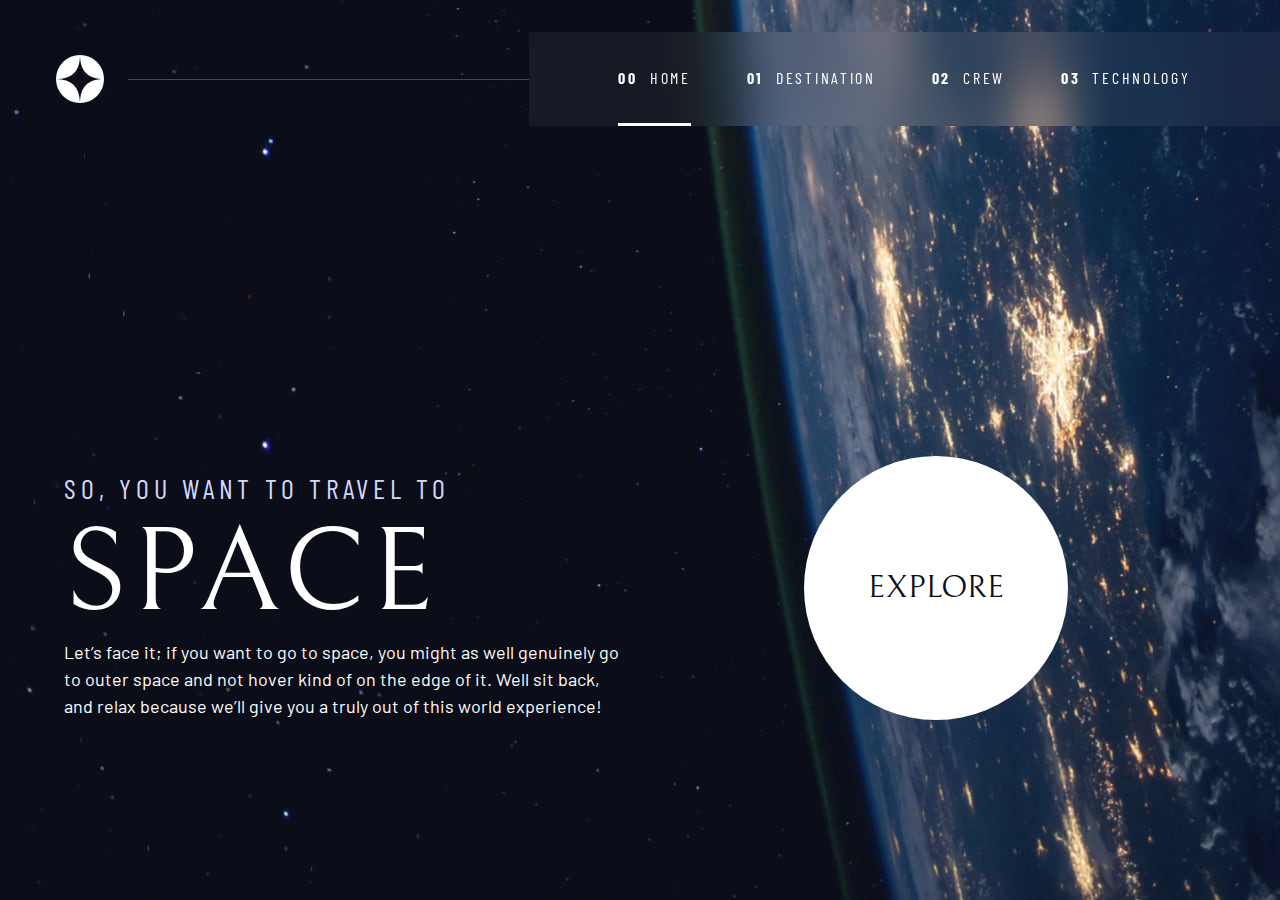
<file: index.html>
<!DOCTYPE html>
<html lang="en">
<head>
    <meta charset="UTF-8">
    <meta name="viewport" content="width=device-width, initial-scale=1.0">

    <link rel="icon" type="image/png" sizes="32x32" href="./assets/favicon-32x32.png">
    <!-- Google fonts -->
    <link rel="preconnect" href="https://fonts.googleapis.com">
    <link rel="preconnect" href="https://fonts.gstatic.com" crossorigin>
    <link href="https://fonts.googleapis.com/css2?family=Barlow+Condensed:wght@400;700&family=Bellefair&family=Barlow:wght@400;700&display=swap"
        rel="stylesheet">
    <!-- Our custom CSS -->
    <link rel="stylesheet" href="index.css">
    <title>Frontend Mentor | Space tourism website</title>
    <script src="navigation.js" defer></script>
    <script src="tabs.js" defer></script>
</head>

<body class="home">

    <a class="skip-to-content" href="#main">Skip to content</a>
    <header class="primary-header flex">
        <div>
            <a href="index.html"><img src="./assets/shared/logo.svg" alt="space tourism logo" class="logo"></a>
        </div>
        <button class="mobile-nav-toggle" aria-controls="primary-navigation"><span class="sr-only" aria-expanded="false">Menu</span></button>
        <nav>
            <ul id="primary-navigation" data-visible="false" class="primary-navigation underline-indicators flex">
                <li class="active"><a class="uppercase fs-300 ff-sans-cond text-white letter-spacing-2" 
                    href="index.html"><span aria-hidden="true">00</span>Home</a></li>
                <li><a class="uppercase fs-300 ff-sans-cond text-white letter-spacing-2" 
                    href="destination.html"><span aria-hidden="true">01</span>Destination</a></li>
                <li><a class="uppercase fs-300 ff-sans-cond text-white letter-spacing-2" 
                    href="crew.html"><span aria-hidden="true">02</span>Crew</a></li>
                <li><a class="uppercase fs-300 ff-sans-cond text-white letter-spacing-2" 
                    href="technology.html"><span aria-hidden="true">03</span>Technology</a></li>
            </ul>
        </nav>
    </header>

    <main id="main" class="grid-container grid-container--home">
        <div>
            <h1  class="text-accent fs-500 ff-sans-cond uppercase letter-spacing-1">So, you want to travel to
                <span class="fs-900 ff-serif text-white d-block">Space</span></h1>
            <pZ>Let’s face it; if you want to go to space, you might as well genuinely go to 
                outer space and not hover kind of on the edge of it. Well sit back, and relax 
                because we’ll give you a truly out of this world experience!</p>
        </div>
        <div>
            <a href="destination.html" class="large-button bg-white text-dark ff-serif uppercase">Explore</a>
        </div>
    </main>

  </body>
  </html>
</file>
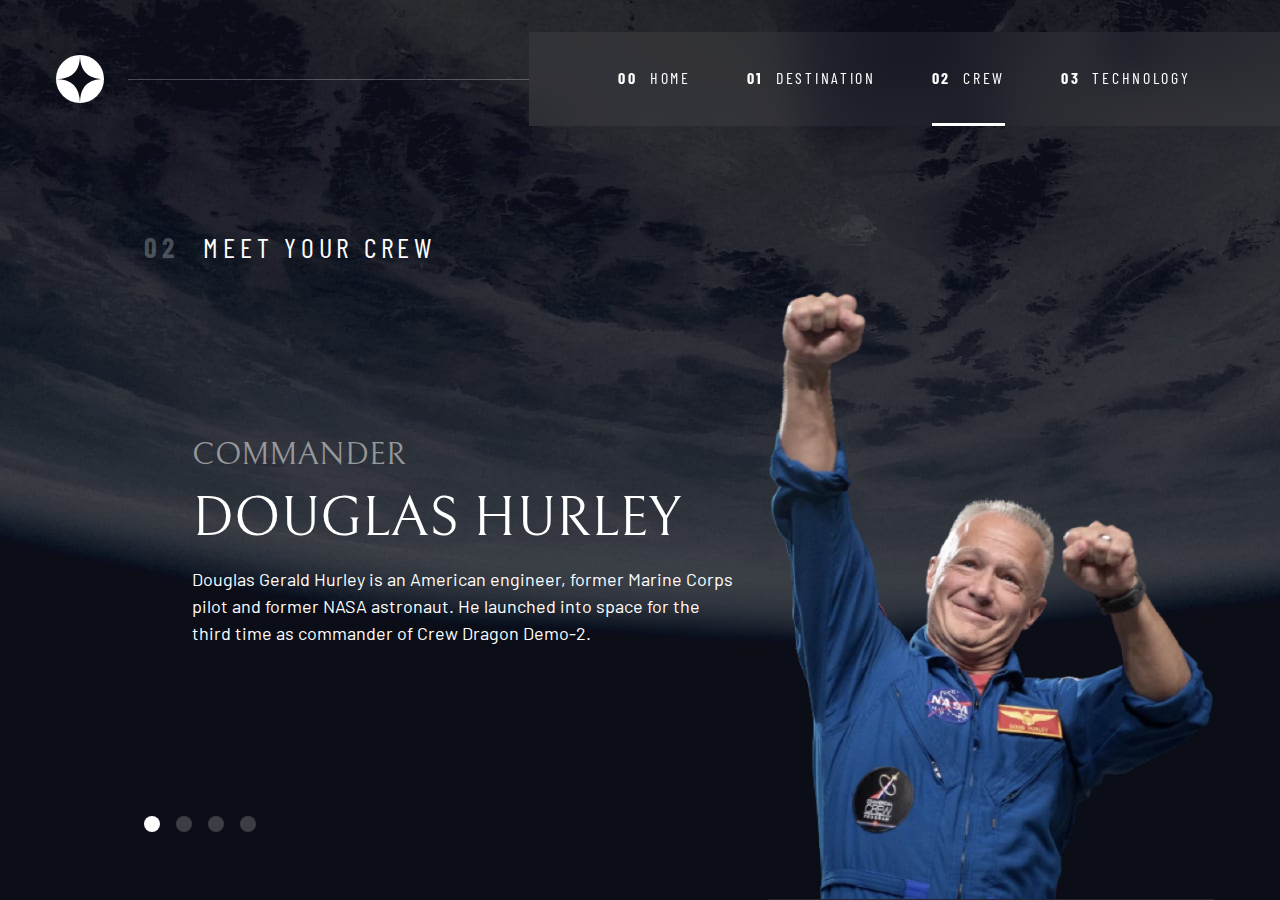
<file: crew.html>
<!DOCTYPE html>
<html lang="en">
<head>
    <meta charset="UTF-8">
    <meta name="viewport" content="width=device-width, initial-scale=1.0">

    <link rel="icon" type="image/png" sizes="32x32" href="./assets/favicon-32x32.png">
    <!-- Google fonts -->
    <link rel="preconnect" href="https://fonts.googleapis.com">
    <link rel="preconnect" href="https://fonts.gstatic.com" crossorigin>
    <link href="https://fonts.googleapis.com/css2?family=Barlow+Condensed:wght@400;700&family=Bellefair&family=Barlow:wght@400;700&display=swap"
        rel="stylesheet">
    <!-- Our custom CSS -->
    <link rel="stylesheet" href="index.css">
    <title>Frontend Mentor | Space tourism website</title>
    <script src="navigation.js" defer></script>
    <script src="tabs.js" defer></script>
</head>

<body class="crew">
    <a class="skip-to-content" href="#main">Skip to content</a>
    <header class="primary-header flex">
        <div>
            <a href="index.html"><img src="./assets/shared/logo.svg" alt="space tourism logo" class="logo"></a>
        </div>
        <button class="mobile-nav-toggle" aria-controls="primary-navigation"><span class="sr-only" aria-expanded="false">Menu</span></button>
        <nav>
            <ul id="primary-navigation" data-visible="false" class="primary-navigation underline-indicators flex">
                <li><a class="uppercase fs-300 ff-sans-cond text-white letter-spacing-2" 
                    href="index.html"><span aria-hidden="true">00</span>Home</a></li>
                <li><a class="uppercase fs-300 ff-sans-cond text-white letter-spacing-2" 
                    href="destination.html"><span aria-hidden="true">01</span>Destination</a></li>
                <li class="active"><a class="uppercase fs-300 ff-sans-cond text-white letter-spacing-2" 
                    href="crew.html"><span aria-hidden="true">02</span>Crew</a></li>
                <li><a class="uppercase fs-300 ff-sans-cond text-white letter-spacing-2" 
                    href="technology.html"><span aria-hidden="true">03</span>Technology</a></li>
            </ul>
        </nav>
    </header>

    <main id="main" class="grid-container grid-container--crew flow">
        <h1 class="numbered-title"><span aria-hidden="true">02</span> Meet your crew</h1>
        
        <div class="dot-indicators flex" role="tablist" aria-label="crew member list">
            <button aria-selected="true" role="tab" aria-controls="commander-tab" tabindex="0" 
            data-image="commander-image"><span class="sr-only">The commander</span></button>
            <button aria-selected="false" role="tab" aria-controls="engineer-tab" tabindex="-1" 
            data-image="engineer-image"><span class="sr-only">The crew engineer</span></button>
            <button aria-selected="false" role="tab" aria-controls="pilot-tab" tabindex="-1" 
            data-image="pilot-image"><span class="sr-only">The pilot</span></button>
            <button aria-selected="false" role="tab" aria-controls="specialist-tab" tabindex="-1" 
            data-image="specialist-image"><span class="sr-only">The mission specialist</span></button>
        </div>

        <!-- Commander -->
        <article class="crew-details" id="commander-tab" tabindex="0" role="tabpanel">
            <header class="flow flow--space-small">
                <h2 class="fs-600 ff-serif uppercase">Commander</h2>
                <p class="fs-700 ff-serif uppercase">Douglas Hurley</p>    
            </header>
            <p>Douglas Gerald Hurley is an American engineer, former Marine Corps pilot 
                and former NASA astronaut. He launched into space for the third time as 
                commander of Crew Dragon Demo-2.</p>
        </article>

        <!-- Engineer -->
        <article hidden class="crew-details flow" id="engineer-tab" tabindex="0" role="tabpanel">
            <header class="flow flow--space-small">
                <h2 class="fs-600 ff-serif uppercase">Flight Engineer</h2>
                <p class="fs-700 ff-serif uppercase">Anousheh Ansari</p>    
            </header>
            <p>Anousheh Ansari is an Iranian American engineer and co-founder of Prodea Systems. 
                Ansari was the fourth self-funded space tourist, the first self-funded woman to 
                fly to the ISS, and the first Iranian in space.</p>
        </article>

        <!-- Pilot -->
        <article hidden class="crew-details flow" id="pilot-tab" tabindex="0" role="tabpanel">
            <header class="flow flow--space-small">
                <h2 class="fs-600 ff-serif uppercase">Pilot</h2>
                <p class="fs-700 ff-serif uppercase">Victor Glover</p>    
            </header>
            <p>Pilot on the first operational flight of the SpaceX Crew Dragon to the 
                International Space Station. Glover is a commander in the U.S. Navy where he 
                pilots an F/A-18.He was a crew member of Expedition 64, and served as a 
                station systems flight engineer.</p>
        </article>

        <!-- Specialist -->
        <article hidden class="crew-details flow" id="specialist-tab" tabindex="0" role="tabpanel">
            <header class="flow flow--space-small">
                <h2 class="fs-600 ff-serif uppercase">Mission Specialist</h2>
                <p class="fs-700 ff-serif uppercase">Mark Shuttleworth</p>    
            </header>
            <p>Mark Richard Shuttleworth is the founder and CEO of Canonical, the company behind 
                the Linux-based Ubuntu operating system. Shuttleworth became the first South 
                African to travel to space as a space tourist.</p>
        </article>

        <picture id="commander-image">
            <source srcset="assets/crew/image-douglas-hurley.webp" type="image/webp">
            <img src="assets/crew/image-douglas-hurley.png" alt="Commander Douglas Hurley">
        </picture>
        <picture hidden id="engineer-image">
            <source srcset="assets/crew/image-anousheh-ansari.webp" type="image/webp">
            <img src="assets/crew/image-anousheh-ansari.png" alt="Flight Engineer Anousheh Ansari">
        </picture>
        <picture hidden id="pilot-image">
            <source srcset="assets/crew/image-victor-glover.webp" type="image/webp">
            <img src="assets/crew/image-victor-glover.png" alt="Pilot Victor Glover">
        </picture>
        <picture hidden id="specialist-image">
            <source srcset="assets/crew/image-mark-shuttleworth.webp" type="image/webp">
            <img src="assets/crew/image-mark-shuttleworth.png" alt="Mission Specialist Mark Shuttleworth">
        </picture>
    </main>
  
  </body>
  </html>
</file>
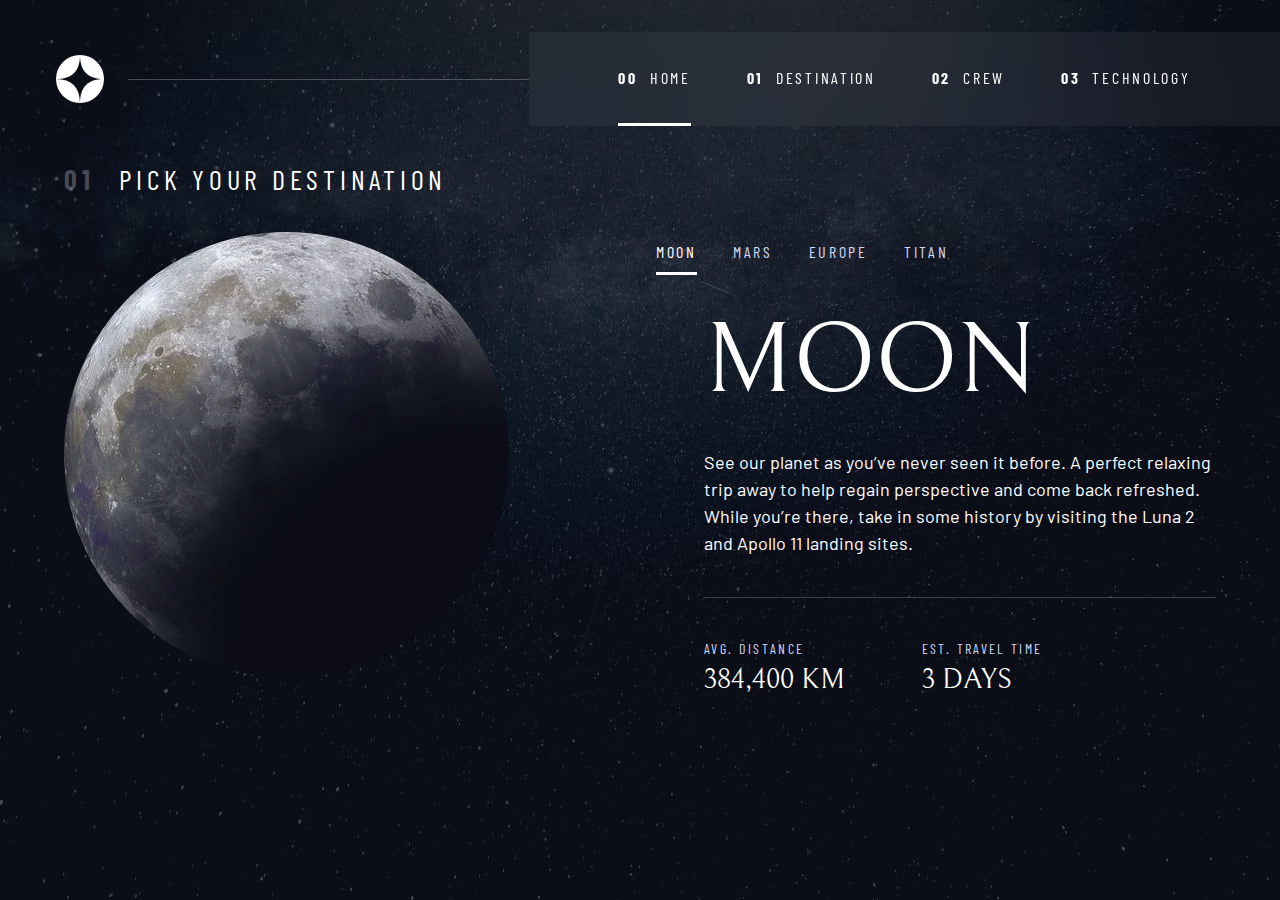
<file: destination-moon.html>
<!DOCTYPE html>
<html lang="en">
<head>
    <meta charset="UTF-8">
    <meta name="viewport" content="width=device-width, initial-scale=1.0">

    <link rel="icon" type="image/png" sizes="32x32" href="./assets/favicon-32x32.png">
    <!-- Google fonts -->
    <link rel="preconnect" href="https://fonts.googleapis.com">
    <link rel="preconnect" href="https://fonts.gstatic.com" crossorigin>
    <link href="https://fonts.googleapis.com/css2?family=Barlow+Condensed:wght@400;700&family=Bellefair&family=Barlow:wght@400;700&display=swap"
        rel="stylesheet">
    <!-- Our custom CSS -->
    <link rel="stylesheet" href="index.css">
    <title>Frontend Mentor | Space tourism website</title>
    <script src="index.js" defer></script>
</head>

<body class="destination">

    <a class="skip-to-content" href="#main">Skip to content</a>
    <header class="primary-header flex">
        <div>
            <img src="./assets/shared/logo.svg" alt="space tourism logo" class="logo">
        </div>
        <button class="mobile-nav-toggle" aria-controls="primary-navigation"><span class="sr-only" aria-expanded="false">Menu</span></button>
        <nav>
            <ul id="primary-navigation" data-visible="false" class="primary-navigation underline-indicators flex">
                <li class="active"><a class="uppercase fs-300 ff-sans-cond text-white letter-spacing-2" 
                    href="index.html"><span aria-hidden="true">00</span>Home</a></li>
                <li><a class="uppercase fs-300 ff-sans-cond text-white letter-spacing-2" 
                    href="destination.html"><span aria-hidden="true">01</span>Destination</a></li>
                <li><a class="uppercase fs-300 ff-sans-cond text-white letter-spacing-2" 
                    href="crew.html"><span aria-hidden="true">02</span>Crew</a></li>
                <li><a class="uppercase fs-300 ff-sans-cond text-white letter-spacing-2" 
                    href="technology.html"><span aria-hidden="true">03</span>Technology</a></li>
            </ul>
        </nav>
    </header>

    <main id="main" class="grid-container grid-container--destination flow">
        <h1 class="numbered-title"><span aria-hidden="true">01</span> Pick your destination</h1>
        <picture>
            <source srcset="assets/destination/image-moon.webp" type="image/webp">
            <img src="assets/destination/image-moon.png" alt="the moon">
        </picture>
        <div class="tab-list underline-indicators flex">
            <button aria-selected="true" class="uppercase text-accent fs-300 ff-sans-cond text-accent letter-spacing-2">Moon</button>
            <button aria-selected="false" class="uppercase text-accent fs-300 ff-sans-cond text-accent letter-spacing-2">Mars</button>
            <button aria-selected="false" class="uppercase text-accent fs-300 ff-sans-cond text-accent letter-spacing-2">Europe</button>
            <button aria-selected="false" class="uppercase text-accent fs-300 ff-sans-cond text-accent letter-spacing-2">Titan</button>
        </div>
        
        <article class="destination-info flow">
                <h2 class="fs-800 ff-serif uppercase">Moon</h2>
                <p>See our planet as you’ve never seen it before. A perfect relaxing trip away to help 
                    regain perspective and come back refreshed. While you’re there, take in some history 
                    by visiting the Luna 2 and Apollo 11 landing sites.</p>
            <div class="destination-meta flex">
                <div>
                    <h3 class="text-accent fs-200 ff-sans-cond uppercase letter-spacing-3">Avg. Distance</h3>
                    <p class="ff-serif uppercase">384,400 km</p>
                </div>
                <div>
                    <h3 class="text-accent fs-200 ff-sans-cond uppercase letter-spacing-3">Est. travel time</h3>
                    <p class="ff-serif uppercase">3 days</p>
                </div> 
            </div>
        </article>
    </main>
  
  </body>
  </html>
</file>
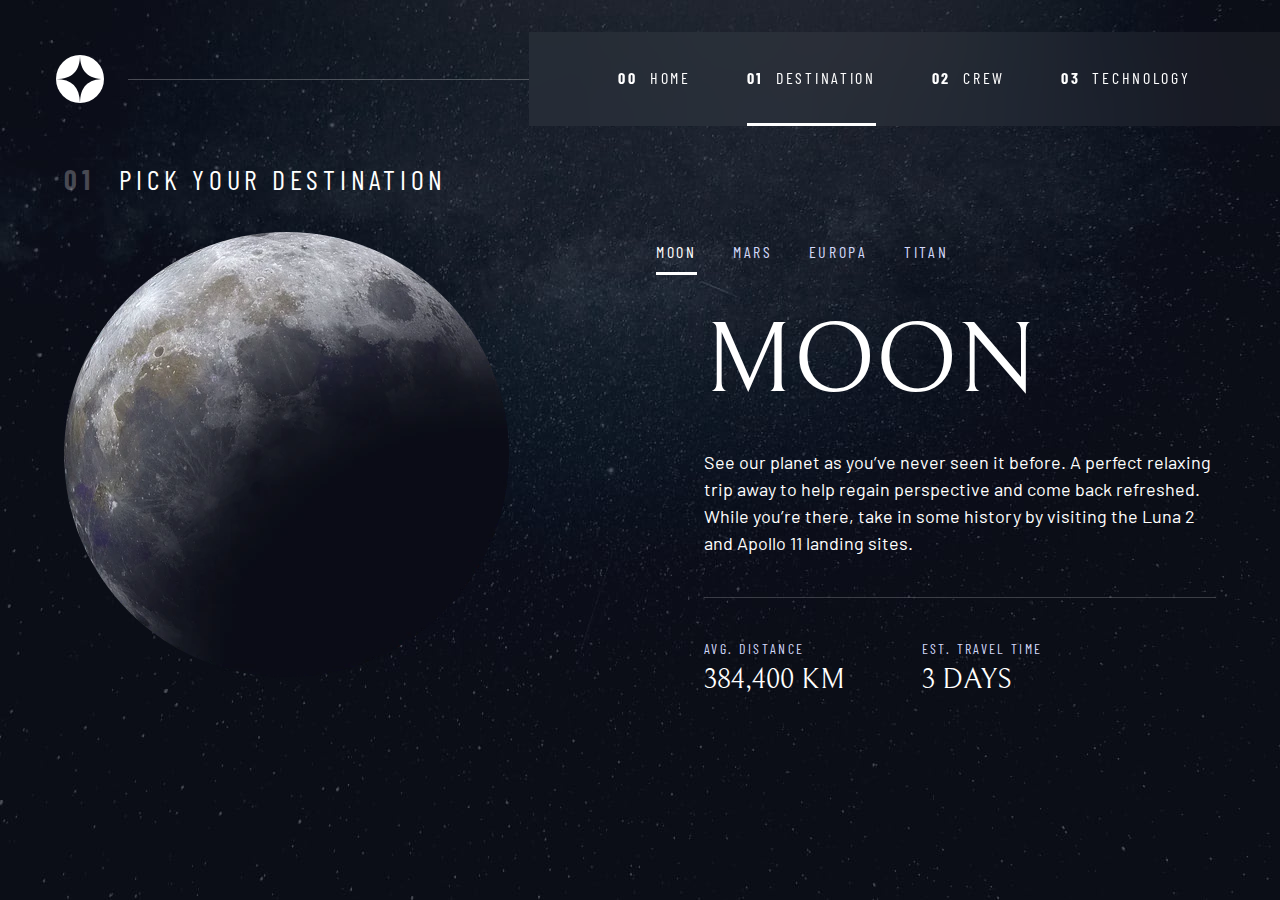
<file: destination.html>
<!DOCTYPE html>
<html lang="en">
<head>
    <meta charset="UTF-8">
    <meta name="viewport" content="width=device-width, initial-scale=1.0">

    <link rel="icon" type="image/png" sizes="32x32" href="./assets/favicon-32x32.png">
    <!-- Google fonts -->
    <link rel="preconnect" href="https://fonts.googleapis.com">
    <link rel="preconnect" href="https://fonts.gstatic.com" crossorigin>
    <link href="https://fonts.googleapis.com/css2?family=Barlow+Condensed:wght@400;700&family=Bellefair&family=Barlow:wght@400;700&display=swap"
        rel="stylesheet">
    <!-- Our custom CSS -->
    <link rel="stylesheet" href="index.css">
    <title>Frontend Mentor | Space tourism website</title>
    <script src="navigation.js" defer></script>
    <script src="tabs.js" defer></script>
</head>

<body class="destination">

    <a class="skip-to-content" href="#main">Skip to content</a>
    <header class="primary-header flex">
        <div>
            <a href="index.html"><img src="./assets/shared/logo.svg" alt="space tourism logo" class="logo"></a>
        </div>
        <button class="mobile-nav-toggle" aria-controls="primary-navigation">
            <span class="sr-only" aria-expanded="false">Menu</span></button>
        <nav>
            <ul id="primary-navigation" data-visible="false" class="primary-navigation underline-indicators flex">
                <li><a class="uppercase fs-300 ff-sans-cond text-white letter-spacing-2" 
                    href="index.html"><span aria-hidden="true">00</span>Home</a></li>
                <li class="active"><a class="uppercase fs-300 ff-sans-cond text-white letter-spacing-2" 
                    href="destination.html"><span aria-hidden="true">01</span>Destination</a></li>
                <li><a class="uppercase fs-300 ff-sans-cond text-white letter-spacing-2" 
                    href="crew.html"><span aria-hidden="true">02</span>Crew</a></li>
                <li><a class="uppercase fs-300 ff-sans-cond text-white letter-spacing-2" 
                    href="technology.html"><span aria-hidden="true">03</span>Technology</a></li>
            </ul>
        </nav>
    </header>

    <main id="main" class="grid-container grid-container--destination flow">
        <h1 class="numbered-title"><span aria-hidden="true">01</span> Pick your destination</h1>

        <picture id="moon-image">
            <source srcset="assets/destination/image-moon.webp" type="image/webp">
            <img src="assets/destination/image-moon.png" alt="the moon">
        </picture>
        <picture hidden id="mars-image">
            <source srcset="assets/destination/image-mars.webp" type="image/webp">
            <img src="assets/destination/image-mars.png" alt="Mars">
        </picture>
        <picture hidden  id="europa-image">
            <source srcset="assets/destination/image-europa.webp" type="image/webp">
            <img src="assets/destination/image-europa.png" alt="Europa">
        </picture>
        <picture hidden  id="titan-image">
            <source srcset="assets/destination/image-titan.webp" type="image/webp">
            <img src="assets/destination/image-titan.png" alt="Titan">
        </picture>
      
        <div class="tab-list underline-indicators flex" role="tablist" aria-label="destination list">
            <button aria-selected="true" role="tab" aria-controls="moon-tab" class="uppercase 
            text-accent fs-300 ff-sans-cond text-accent letter-spacing-2" tabindex="0" 
            data-image="moon-image">Moon</button>
            <button aria-selected="false" role="tab" aria-controls="mars-tab" class="uppercase 
            text-accent fs-300 ff-sans-cond text-accent letter-spacing-2" tabindex="-1" 
            data-image="mars-image">Mars</button>
            <button aria-selected="false" role="tab" aria-controls="europa-tab" class="uppercase 
            text-accent fs-300 ff-sans-cond text-accent letter-spacing-2" tabindex="-1" 
            data-image="europa-image">Europa</button>
            <button aria-selected="false" role="tab" aria-controls="titan-tab" class="uppercase 
            text-accent fs-300 ff-sans-cond text-accent letter-spacing-2" tabindex="-1" 
            data-image="titan-image">Titan</button>
        </div>
        
        <!-- The moon -->
        <article class="destination-info flow" id="moon-tab" tabindex="0" role="tabpanel">
            <h2 class="fs-800 ff-serif uppercase">Moon</h2>
            <p>See our planet as you’ve never seen it before. A perfect relaxing trip away to help 
                regain perspective and come back refreshed. While you’re there, take in some history 
                by visiting the Luna 2 and Apollo 11 landing sites.</p>
            <div class="destination-meta flex">
                <div>
                    <h3 class="text-accent fs-200 ff-sans-cond uppercase letter-spacing-3">Avg. Distance</h3>
                    <p class="ff-serif uppercase">384,400 km</p>
                </div>
                <div>
                    <h3 class="text-accent fs-200 ff-sans-cond uppercase letter-spacing-3">Est. travel time</h3>
                    <p class="ff-serif uppercase">3 days</p>
                </div> 
            </div>
        </article>

        <!-- Mars -->
        <article hidden class="destination-info flow" id="mars-tab" tabindex="0" role="tabpanel">
            <h2 class="fs-800 ff-serif uppercase">Mars</h2>
            <p>Don’t forget to pack your hiking boots. You’ll need them to tackle Olympus Mons, 
                the tallest planetary mountain in our solar system. It’s two and a half times 
                the size of Everest!</p>
            <div class="destination-meta flex">
                <div>
                    <h3 class="text-accent fs-200 ff-sans-cond uppercase letter-spacing-3">Avg. Distance</h3>
                    <p class="ff-serif uppercase">225 mil. km</p>
                </div>
                <div>
                    <h3 class="text-accent fs-200 ff-sans-cond uppercase letter-spacing-3">Est. travel time</h3>
                    <p class="ff-serif uppercase">9 months</p>
                </div> 
            </div>
        </article>

        <!-- Europa -->
        <article hidden class="destination-info flow" id="europa-tab" tabindex="0" role="tabpanel">
            <h2 class="fs-800 ff-serif uppercase">Europa</h2>
            <p>The smallest of the four Galilean moons orbiting Jupiter, Europa is a 
                winter lover’s dream. With an icy surface, it’s perfect for a bit of 
                ice skating, curling, hockey, or simple relaxation in your snug 
                wintery cabin.</p>
            <div class="destination-meta flex">
                <div>
                    <h3 class="text-accent fs-200 ff-sans-cond uppercase letter-spacing-3">Avg. Distance</h3>
                    <p class="ff-serif uppercase">628 mil. km</p>
                </div>
                <div>
                    <h3 class="text-accent fs-200 ff-sans-cond uppercase letter-spacing-3">Est. travel time</h3>
                    <p class="ff-serif uppercase">3 years</p>
                </div> 
            </div>
        </article>

        <!-- Titan -->
        <article hidden class="destination-info flow" id="titan-tab" tabindex="0" role="tabpanel">
            <h2 class="fs-800 ff-serif uppercase">Titan</h2>
            <p>The only moon known to have a dense atmosphere other than Earth, Titan 
                is a home away from home (just a few hundred degrees colder!). As a 
                bonus, you get striking views of the Rings of Saturn.</p>
            <div class="destination-meta flex">
                <div>
                    <h3 class="text-accent fs-200 ff-sans-cond uppercase letter-spacing-3">Avg. Distance</h3>
                    <p class="ff-serif uppercase">1.6 bil. km</p>
                </div>
                <div>
                    <h3 class="text-accent fs-200 ff-sans-cond uppercase letter-spacing-3">Est. travel time</h3>
                    <p class="ff-serif uppercase">7 years</p>
                </div> 
            </div>
        </article>

    </main>
  
  </body>
  </html>
</file>
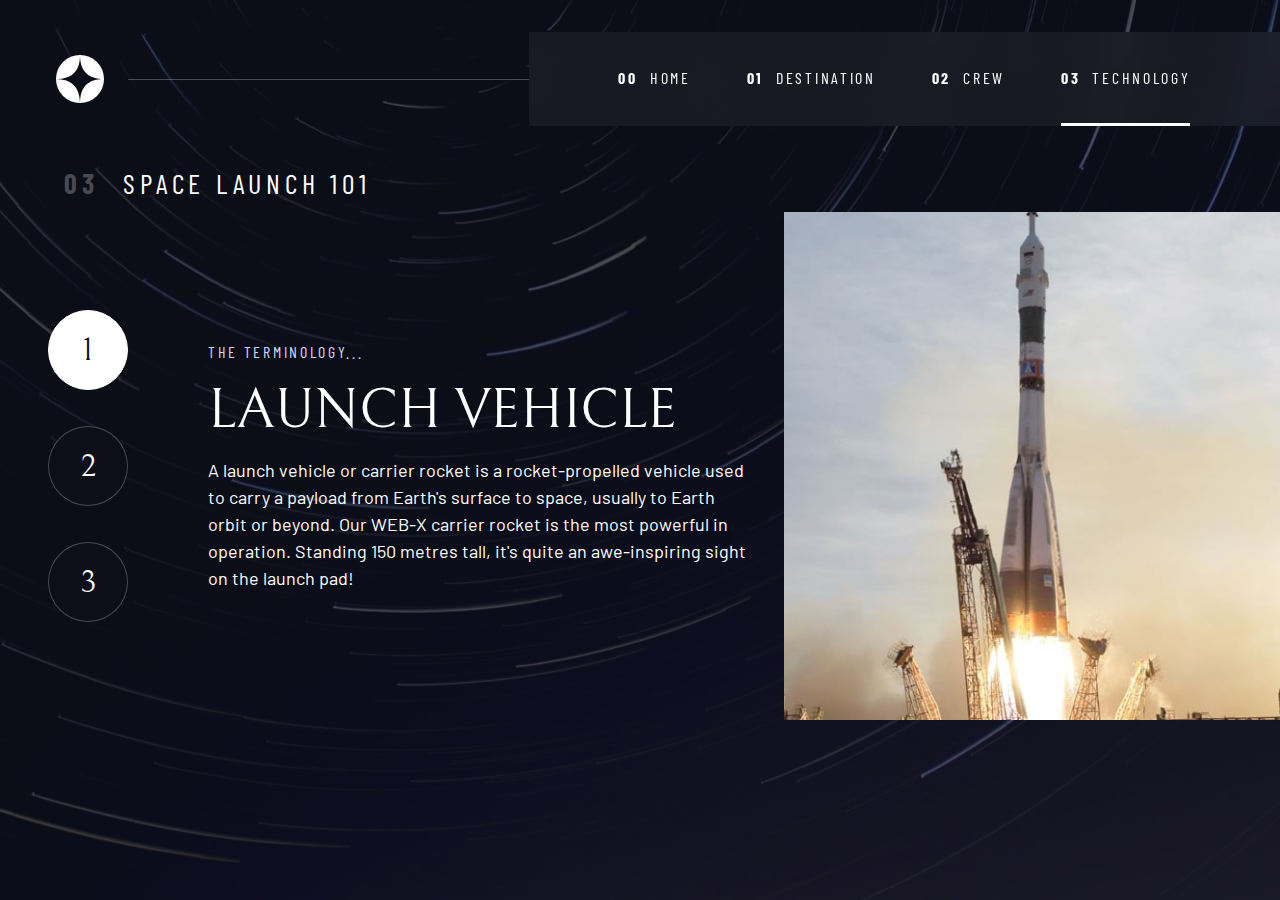
<file: technology.html>
<!DOCTYPE html>
<html lang="en">
<head>
    <meta charset="UTF-8">
    <meta name="viewport" content="width=device-width, initial-scale=1.0">

    <link rel="icon" type="image/png" sizes="32x32" href="./assets/favicon-32x32.png">
    <!-- Google fonts -->
    <link rel="preconnect" href="https://fonts.googleapis.com">
    <link rel="preconnect" href="https://fonts.gstatic.com" crossorigin>
    <link href="https://fonts.googleapis.com/css2?family=Barlow+Condensed:wght@400;700&family=Bellefair&family=Barlow:wght@400;700&display=swap"
        rel="stylesheet">
    <!-- Our custom CSS -->
    <link rel="stylesheet" href="index.css">
    <title>Frontend Mentor | Space tourism website</title>
    <script src="navigation.js" defer></script>
    <script src="tabs.js" defer></script>
</head>

<body class="technology">

    <a class="skip-to-content" href="#main">Skip to content</a>
    <header class="primary-header flex">
        <div>
            <a href="index.html"><img src="./assets/shared/logo.svg" alt="space tourism logo" class="logo"></a>
        </div>
        <button class="mobile-nav-toggle" aria-controls="primary-navigation">
            <span class="sr-only" aria-expanded="false">Menu</span></button>
        <nav>
            <ul id="primary-navigation" data-visible="false" class="primary-navigation underline-indicators flex">
                <li><a class="uppercase fs-300 ff-sans-cond text-white letter-spacing-2" 
                    href="index.html"><span aria-hidden="true">00</span>Home</a></li>
                <li><a class="uppercase fs-300 ff-sans-cond text-white letter-spacing-2" 
                    href="destination.html"><span aria-hidden="true">01</span>Destination</a></li>
                <li><a class="uppercase fs-300 ff-sans-cond text-white letter-spacing-2" 
                    href="crew.html"><span aria-hidden="true">02</span>Crew</a></li>
                <li class="active"><a class="uppercase fs-300 ff-sans-cond text-white letter-spacing-2" 
                    href="technology.html"><span aria-hidden="true">03</span>Technology</a></li>
            </ul>
        </nav>
    </header>

    <main id="main" class="grid-container grid-container--technology flow">
        <h1 class="numbered-title"><span aria-hidden="true">03</span> Space launch 101</h1>

        <picture id="launch-image">
            <source media="(max-width: 44.999em)" srcset="assets/technology/image-launch-vehicle-landscape.jpg" type="image/jpg">
            <source media="(min-width: 45em)" srcset="assets/technology/image-launch-vehicle-portrait.jpg" type="image/jpg">
            <img src="assets/technology/image-launch-vehicle-portrait.jpg" alt="the launch vehicle">
        </picture>
        <picture hidden id="spaceport-image">
                <source media="(max-width: 44.999em)" srcset="assets/technology/image-spaceport-landscape.jpg" type="image/jpg">
                <source media="(min-width: 45em)" srcset="assets/technology/image-spaceport-portrait.jpg" type="image/jpg">
                <img src="assets/technology/image-spaceport-portrait.jpg" alt="spaceport">
        </picture>
        <picture hidden id="capsule-image">
            <source media="(max-width: 44.999em)" srcset="assets/technology/image-space-capsule-landscape.jpg" type="image/jpg">
            <source media="(min-width: 45em)" srcset="assets/technology/image-space-capsule-portrait.jpg" type="image/jpg">
            <img src="assets/technology/image-space-capsule-landscape.jpg" alt="the space capsule">
        </picture>

        <div class="number-indicators flex" role="tablist" aria-label="technology list">
            <button class="fs-600 ff-serif text-white bg-dark" aria-selected="true" role="tab" 
            aria-controls="launch-tab" tabindex="0" data-image="launch-image">1</button>
            <button class="fs-600 ff-serif text-white bg-dark" aria-selected="false" role="tab" 
            aria-controls="spaceport-tab" tabindex="-1" data-image="spaceport-image">2</button>
            <button class="fs-600 ff-serif text-white bg-dark" aria-selected="false" role="tab" 
            aria-controls="capsule-tab" tabindex="-1" data-image="capsule-image">3</button>
        </div>

        <!-- Launch Vehicle -->
        <article class="technology-details" id="launch-tab" tabindex="0" role="tabpanel">
            <header class="flow flow--space-small">
                <h2 class="fs-300 ff-sans-cond uppercase letter-spacing-2 text-accent">The terminology...</h2>
                <p class="fs-700 ff-serif uppercase">Launch vehicle</p>    
            </header>
            <p>A launch vehicle or carrier rocket is a rocket-propelled vehicle used to carry a 
                payload from Earth's surface to space, usually to Earth orbit or beyond. Our 
                WEB-X carrier rocket is the most powerful in operation. Standing 150 metres tall, 
                it's quite an awe-inspiring sight on the launch pad!</p>
        </article>

        <!-- Spaceport -->
        <article hidden class="technology-details flow" id="spaceport-tab" tabindex="0" role="tabpanel">
            <header class="flow flow--space-small">
                <h2 class="fs-600 ff-serif uppercase">The terminology...</h2>
                <p class="fs-700 ff-serif uppercase">Spaceport</p>    
            </header>
            <p>A spaceport or cosmodrome is a site for launching (or receiving) spacecraft, 
                by analogy to the seaport for ships or airport for aircraft. Based in the 
                famous Cape Canaveral, our spaceport is ideally situated to take advantage 
                of the Earth’s rotation for launch.</p>
        </article>

        <!-- Space capsule -->
        <article hidden class="technology-details flow" id="capsule-tab" tabindex="0" role="tabpanel">
            <header class="flow flow--space-small">
                <h2 class="fs-600 ff-serif uppercase">The terminology...</h2>
                <p class="fs-700 ff-serif uppercase">Space capsule</p>    
            </header>
            <p>A space capsule is an often-crewed spacecraft that uses a blunt-body reentry 
                capsule to reenter the Earth's atmosphere without wings. Our capsule is where 
                you'll spend your time during the flight. It includes a space gym, cinema, 
                and plenty of other activities to keep you entertained.</p>
        </article>

    </main>
  
  </body>
  </html>
</file>
<file: index.css>
/* ------------------------------------------ */
/* Custom properties                          */
/* ------------------------------------------ */

:root {
    /* Colors */
    --clr-dark: 230 35% 7%;
    --clr-light: 231 77% 90%;
    --clr-white: 0 0% 100%; 
           
    /* font-sizes */
    --fs-900: clamp(5rem, 8vw + 1rem, 9.375rem);
    --fs-800: 3.5rem;
    --fs-700: 1.5rem;
    --fs-600: 1rem;
    --fs-500: 1rem;
    --fs-400: 0.9375rem;
    --fs-300: 0.875rem;
    --fs-200: 0.875rem;    
    
    /* font-families */
    --ff-serif: "Bellefair", serif;
    --ff-sans-cond: "Barlow Condensed", sans-serif;
    --ff-sans-normal: "Barlow", sans-serif;
}

@media (min-width: 35em) {
    :root {
        /* font-sizes */
        --fs-800: 5rem;
        --fs-700: 2.5rem;
        --fs-600: 1.5rem;
        --fs-500: 1.25rem;
        --fs-400: 1rem;
        --fs-300: 1rem;
    }
}

@media (min-width: 45em) {
    :root {
        /* font-sizes */
        --fs-800: 6.25rem;
        --fs-700: 3.5rem;
        --fs-600: 2rem;
        --fs-500: 1.75rem;
        --fs-400: 1.125rem;
        }
}

/* ------------------------------------------ */
/*  Reset                                     */
/* ------------------------------------------ */

/* This reset in this project is a variation of https://piccalil.li/blog/a-modern-css-reset/ */

/* Box sizing */
*,
*::before,
*::after {
    box-sizing: border-box;
}

/* Reset margins */
body,
h1,
h2,
h3,
h4,
h5,
p,
figure,
picture {
    margin: 0;
}

h1,
h2,
h3,
h4,
h5,
h6,
p {
    font-weight: 400;
}

/* Set up the body */
body {
    font-family: var(--ff-sans-normal);
    font-size: var(--fs-400);
    background-color: hsl( var(--clr-dark));
    color: hsl( var(--clr-white));
    line-height: 1.5;
    min-height: 100vh;

    display: grid;
    grid-template-rows: min-content 1fr;

    overflow-x: hidden;
}

/* Make images easier to work with */
img,
picture {
    max-width: 100%;
    display: block;
}

/* Make form elements easier to work with */
input,
button,
textarea,
select {
    font: inherit;
}

/* remove animations for people who've turned them off */
@media (prefers-reduced-motion: reduce) {  
    *,
    *::before,
    *::after {
      animation-duration: 0.01ms !important;
      animation-iteration-count: 1 !important;
      transition-duration: 0.01ms !important;
      scroll-behavior: auto !important;
    }
}

/* ------------------------------------------ */
/*  Utility classes                           */
/* ------------------------------------------ */

.flex {
    display: flex;
    gap: var(--gap, 1rem);
}

.grid {
    display: grid;
    gap: var(--gap, 1rem);
}

.d-block {
    display: block;
}

.flow > *:where(:not(:first-child)) {
    margin-top: var(--flow-space, 1rem);
}

.flow--space-small {
    --flow-space: 0.75rem;
}

@media (min-width: 35em) {
    .flow--space-small {
        --flow-space: 1rem;
    }
}

.container {
    padding-inline: 2em;
    margin-inline: auto;
    max-width: 80rem;
}

.sr-only {
    position: absolute;
    width: 1px;
    height: 1px;
    padding: 0;
    margin: -1px;
    overflow: hidden;
    clip: rect(0, 0, 0, 0);
    white-space: nowrap; /* added line */
    border: 0;
  }

.skip-to-content {
    position: absolute;
    z-index: 9999;
    background: hsl( var(--clr-white) );
    color: hsl( var(--clr-dark) );
    padding: .5em 1em;
    margin-inline: auto;
    transform: translateY(-100%);
    transition: transform 250ms ease-in;
}

.skip-to-content:focus {
    transform: translateY(0);
}

/* colors */

.bg-dark { background-color: hsl( var(--clr-dark) );}
.bg-accent { background-color: hsl( var(--clr-light) );}
.bg-white { background-color: hsl( var(--clr-white) );}

.text-dark { color: hsl( var(--clr-dark) );}
.text-accent { color: hsl( var(--clr-light) );}
.text-white { color: hsl( var(--clr-white) );}

/* typography */

.ff-serif { font-family: var(--ff-serif); } 
.ff-sans-cond { font-family: var(--ff-sans-cond); } 
.ff-sans-normal { font-family: var(--ff-sans-normal); } 

.letter-spacing-1 { letter-spacing: 4.75px; } 
.letter-spacing-2 { letter-spacing: 2.7px; } 
.letter-spacing-3 { letter-spacing: 2.35px; } 

.uppercase { text-transform: uppercase; }

.fs-900 { font-size: var(--fs-900); }
.fs-800 { font-size: var(--fs-800); }
.fs-700 { font-size: var(--fs-700); }
.fs-600 { font-size: var(--fs-600); }
.fs-500 { font-size: var(--fs-500); }
.fs-400 { font-size: var(--fs-400); }
.fs-300 { font-size: var(--fs-300); }
.fs-200 { font-size: var(--fs-200); }

.fs-900,
.fs-800,
.fs-700,
.fs-600 {
    line-height: 1.1;
}

.numbered-title {
    font-family: var(--ff-sans-cond);
    font-size: var(--fs-500);
    text-transform: uppercase;
    letter-spacing: 4.75px;
}

.numbered-title span {
    margin-right: .5em;
    font-weight: 700;
    color: hsl( var(--clr-white) / .25 );
}

/* Hidden attribute: the hidden attribute in HTML didn't work 
on the picture element, but it does work with this rule added */
[hidden] { 
    display: none !important; }

/* ------------------------------------------ */
/*  Components                                */
/* ------------------------------------------ */

.large-button {
    font-size: 2rem;
    position: relative;
    display: inline-grid;
    z-index: 1;
    place-items: center;
    padding: 0 2em;
    border-radius: 50%;
    aspect-ratio: 1;
    text-decoration: none;
}

.large-button::after {
    content: '';
    position: absolute;
    z-index: -1;
    width: 100%;
    height: 100%;
    background: hsl( var(--clr-white) / .15 );
    border-radius: inherit;
    opacity: 0;
    transition: opacity 500ms linear, transform 750ms ease-in-out;
}

.large-button:hover::after,
.large-button:focus::after {
    opacity: 1;
    transform: scale(1.5);
}

/* primary-header */

.logo {
    margin: 1.5rem clamp(1.5rem, 5vw, 3.5rem);
}

.primary-header {
    justify-content: space-between;
    align-items: center;
}

.primary-navigation {
    --gap: clamp(1.5rem, 5vw, 3.5rem);
    --underline-gap: 2rem;
    list-style: none;
    padding: 0;
    margin: 0;
    background: hsl( var(--clr-dark) / 0.95);
    /* backdrop-filter: blur(1.5rem); */
}

.primary-navigation a {
    text-decoration: none;
}

.primary-navigation a > span {
    margin-right: .75em;
    font-weight: 700;
}

.mobile-nav-toggle {
    display: none;
}

@supports (backdrop-filter: blur(1.5rem)) {
    .primary-navigation {
        background: hsl( var(--clr-white) / 0.05);
        backdrop-filter: blur(1.5rem);
    }
}

@media (max-width: 35rem) {
    .primary-navigation {
        --underline-gap: .5rem;
        position: fixed;
        z-index: 1000;
        inset: 0 0 0 30%;
        list-style: none;
        padding: min(20rem, 15vh) 2rem;
        margin: 0;
        flex-direction: column;
        transform: translateX(100%);
        transition: transform 500ms ease-in-out;
    }

    .primary-navigation[data-visible="true"] {
        transform: translateX(0);
    }

    .primary-navigation.underline-indicators > .active {
        border: 0;
    }

    .mobile-nav-toggle {
        display: block;
        position: absolute;
        z-index: 2000;
        right: 1rem;
        top: 2rem;
        background: transparent;
        background-image: url(./assets/shared/icon-hamburger.svg);
        background-repeat: no-repeat;
        background-position: center;
        width: 1.5rem;
        aspect-ratio: 1;
        border: 0;
    }

    .mobile-nav-toggle[aria-expanded="true"] {
        background-image: url(./assets/shared/icon-close.svg);
    }

    .mobile-nav-toggle:focus-visible {
        outline: 5px solid white;
        outline-offset: 5px;
    }
}

@media (min-width: 35em) {
    .primary-navigation {
        padding-inline: clamp(3rem, 7vw, 6rem);
    }
}

@media (min-width: 35em) and (max-width: 44.999em) {
    .primary-navigation {
        padding-inline: 3rem;
    }

    .primary-navigation a > span {
        display: none;
    }
}

@media (min-width: 45em) {
    .primary-header::after {
        content: '';
        display: block;
        position: relative;
        height: 1px;
        width: 100%;
        margin-right: -2.5rem;
        background: hsl( var(--clr-white) / .25 );
        order: 1;
    }

    nav {
        order: 2;
    }

    .primary-navigation {
        margin-block: 2rem;
    }
}

.underline-indicators > * {
    cursor: pointer;
    padding: var(--underline-gap, 0.5rem) 0;
    border: 0;
    border-bottom: .2rem solid hsl( var(--clr-white) / 0 );
    background-color: transparent;
}

/* .underline-indicators > *:hover,
.underline-indicators > *:focus
Combining the star with hover like above works in Scrimba and codepen,
but it doesn't work in any browser I try, 
so I have directly selected the li and button elements instead: */
.underline-indicators > li:hover,
.underline-indicators > li:focus, 
.underline-indicators > button:hover,
.underline-indicators > button:focus 
{
    border-color: hsl( var(--clr-white) / .50);
}

.underline-indicators > .active, 
.underline-indicators > [aria-selected="true"] {
    color: hsl( var(--clr-white) / 1);
    border-color: hsl( var(--clr-white) / 1);
}

.tab-list {
    --gap: 2em;
}

.dot-indicators > * {
    cursor: pointer;
    border: none;
    background-color: hsl( var(--clr-white) / .2 );
    padding: 0 .5rem;
    aspect-ratio: 1;
    border-radius: 50%;
}

/* .dot-indicators > *:hover 
Combining the star with hover like above works in Scrimba and codepen,
but it doesn't work in any browser I try, 
so I have directly selected the button elements instead: */
.dot-indicators > button:hover,
.dot-indicators > button:focus {
    background-color: hsl( var(--clr-white) / .5 );
}

.dot-indicators > [aria-selected="true"] {
    background-color: hsl( var(--clr-white) / 1);
}

.number-indicators {
    --gap: 2em;
}

.number-indicators > * {
    width: 2.5em;
    border: 1px solid hsl( var(--clr-white) / .25 );
    aspect-ratio: 1;
    border-radius: 50%;
}

.number-indicators > [aria-selected="true"] {
    background-color: hsl( var(--clr-white) / 1);
    border: 1px solid hsl( var(--clr-white) / 1 );
    color: hsl( var(--clr-dark));
}

/* .number-indicators > *:hover 
Combining the star with hover like above works in Scrimba and codepen,
but it doesn't work in any browser I try, 
so I have directly selected the button elements instead: */
.number-indicators > button:hover,
.number-indicators > button:focus {
    border: 1px solid hsl( var(--clr-white) / 1 );
}

/* ------------------------------------------ */
/*  Page specific background                  */
/* ------------------------------------------ */

body {
    background-size: cover;
    background-position: bottom center;
}

/* Home */
.home {
    background-image: url(./assets/home/background-home-mobile.jpg);
}

@media (min-width: 35em) {
    .home {
        background-position: center center;
        background-image: url(./assets/home/background-home-tablet.jpg);
    }
}

@media (min-width: 45em) {
    .home {
        background-image: url(./assets/home/background-home-desktop.jpg);
    }
}

/* Destination */
.destination {
    background-image: url(./assets/destination/background-destination-mobile.jpg);
}

@media (min-width: 35em) {
    .destination {
        background-position: center center;
        background-image: url(./assets/destination/background-destination-tablet.jpg);
    }
}

@media (min-width: 45em) {
    .destination {
        background-image: url(./assets/destination/background-destination-desktop.jpg);
    }
}

/* Crew */
.crew {
    background-image: url(./assets/crew/background-crew-mobile.jpg);
}

@media (min-width: 35em) {
    .crew {
        background-position: center center;
        background-image: url(./assets/crew/background-crew-tablet.jpg);
    }
}

@media (min-width: 45em) {
    .crew {
        background-image: url(./assets/crew/background-crew-desktop.jpg);
    }
}

/* Technology */
.technology {
    background-image: url(./assets/technology/background-technology-mobile.jpg);
}

@media (min-width: 35em) {
    .technology {
        background-position: center center;
        background-image: url(./assets/technology/background-technology-tablet.jpg);
    }
}

@media (min-width: 45em) {
    .technology {
        background-image: url(./assets/technology/background-technology-desktop.jpg);
    }
}

/* ----------------------------- */
/* Layout                        */
/* ----------------------------- */
.grid-container {
    display: grid;
    text-align: center;
    place-items: center;
    padding-inline: 1rem;
    padding-bottom: 4rem;
}

.grid-container p:not[class] {
    max-width: 50ch;
}

.grid-container > article > header {
    padding-bottom: 1rem;
}

.numbered-title {
    grid-area: title;
}

/* Destination layout */

.grid-container--destination {
    --flow-space: 2rem;
    grid-template-areas: 
        'title'
        'image'
        'tabs'
        'content';
}

.grid-container--destination > picture {
    grid-area: image;
    max-width: 60%;
    align-self: start;
}

.grid-container--destination > .tab-list {
    grid-area: tabs;
}

.grid-container--destination > .destination-info {
    grid-area: content;
}

.destination-meta {
    flex-direction: column;
    border-top: 1px solid hsl( var(--clr-white) / .2 );
    padding-top: 2.5rem;
    margin-top: 2.5rem;
}

.destination-meta p {
    font-size: 1.75rem;
}

/* Crew layout */

.grid-container--crew {
    --flow-space: 2rem;
    grid-template-areas: 
        'title'
        'image'
        'dot-indicators'
        'content';
}

.grid-container--crew > picture {
    grid-area: image;
    max-width: 60%;
    border-bottom: 1px solid hsl( var(--clr-white) / .1 );
}

.grid-container--crew > .dot-indicators {
    grid-area: dot-indicators;
}

.grid-container--crew > .crew-details {
    grid-area: content;
}

.crew-details h2 {
    color: hsl( var(--clr-white) / .5 );
}

/* Technology layout */

.technology {
    align-items: start;
}

.grid-container--technology {
    grid-template-areas: 
        'title'
        'image'
        'number-indicators'
        'content';
    padding-inline: 0;
    --flow-space: 2rem;
}

.grid-container--technology > * {
    padding-inline: 1rem;
}

.grid-container--technology > picture {
    grid-area: image;
    max-width: 100%;
    padding-inline: 0;
    align-self: start;
}

.grid-container--technology > .number-indicators {
    grid-area: number-indicators;
}

.grid-container--technology > .technology-details {
    grid-area: content;
}

@media (min-width: 35em) {
    .grid-container > article {
        padding-inline: 6rem;
    }

    .numbered-title {
        justify-self: start;
        margin-top: 2rem;
    }

    .destination-meta {
        flex-direction: row;
        justify-content: space-evenly;
    }

    /* Crew layout */

    .grid-container--crew {
        padding-bottom: 0;
        grid-template-areas: 
            'title'
            'content'
            'dot-indicators'
            'image';
    }

    /* Technology */

    .grid-container--technology {
        --flow-space: 3.5rem;
    }
}

@media (min-width: 45em) {
    .grid-container {
        text-align: left;
        grid-template-columns: minmax(1rem,1fr) repeat(2, minmax(0, 40rem)) minmax(1rem,1fr);
        column-gap: var(--container-gap,2rem);
    }

    .grid-container--home {
        padding-bottom: max(6rem, 20vh);
        align-items: end;
    }

    
    .grid-container--home > *:first-child {
        grid-column: 2;
        }
    
    .grid-container--home > *:last-child {
        grid-column: 3;
    }

    /* Destination layout */
    .grid-container--destination {
        justify-items: start;
        align-content: start;
        grid-template-areas: 
            '. title title .'
            '. image tabs .'
            '. image content .';
    }

    .grid-container--destination > picture,
    .grid-container--crew > picture {
        max-width: 90%;
    }

    .destination-meta {
        --gap: min(6vw, 6rem);
        justify-content: start;
    }

    /* Crew layout */

    .grid-container--crew {
        grid-template-columns: minmax(1rem, 1fr) minmax(0, 37rem) minmax(0, 23rem) minmax(1rem, 1fr);
        justify-items: start;
        grid-template-areas: 
            '. title image .'
            '. content image .'
            '. dot-indicators image .';
    }

    /* .grid-container--crew > .dot-indicators {
        justify-self: start;
    } */

    .grid-container--crew > picture {
        grid-column: span 2;
        align-self: end;
        max-width: 90%;
    }

    /* Technology layout */
    .grid-container--technology {
        grid-template-columns: minmax(1rem, 1fr) minmax(0, 5rem) minmax(0, 45rem) minmax(0, 28rem) minmax(1rem, 1fr);
        grid-template-areas: 
            '. title title .'
            '. number-indicators content image';
        min-height: 70vh;
    }

    .grid-container--technology.flow {
        --flow-space: 0;
    }

    .numbered-title {
        margin-top: 0;
    }

    .grid-container--technology > .number-indicators {
        flex-direction: column;
    }

    .grid-container > article {
        padding-inline: 0;
        padding-left: 3rem;
    }

    .grid-container--technology > picture {
        grid-column: span 2;
        max-width: 100%;
        justify-self: end;
        align-self: center;
        }
}
</file>
